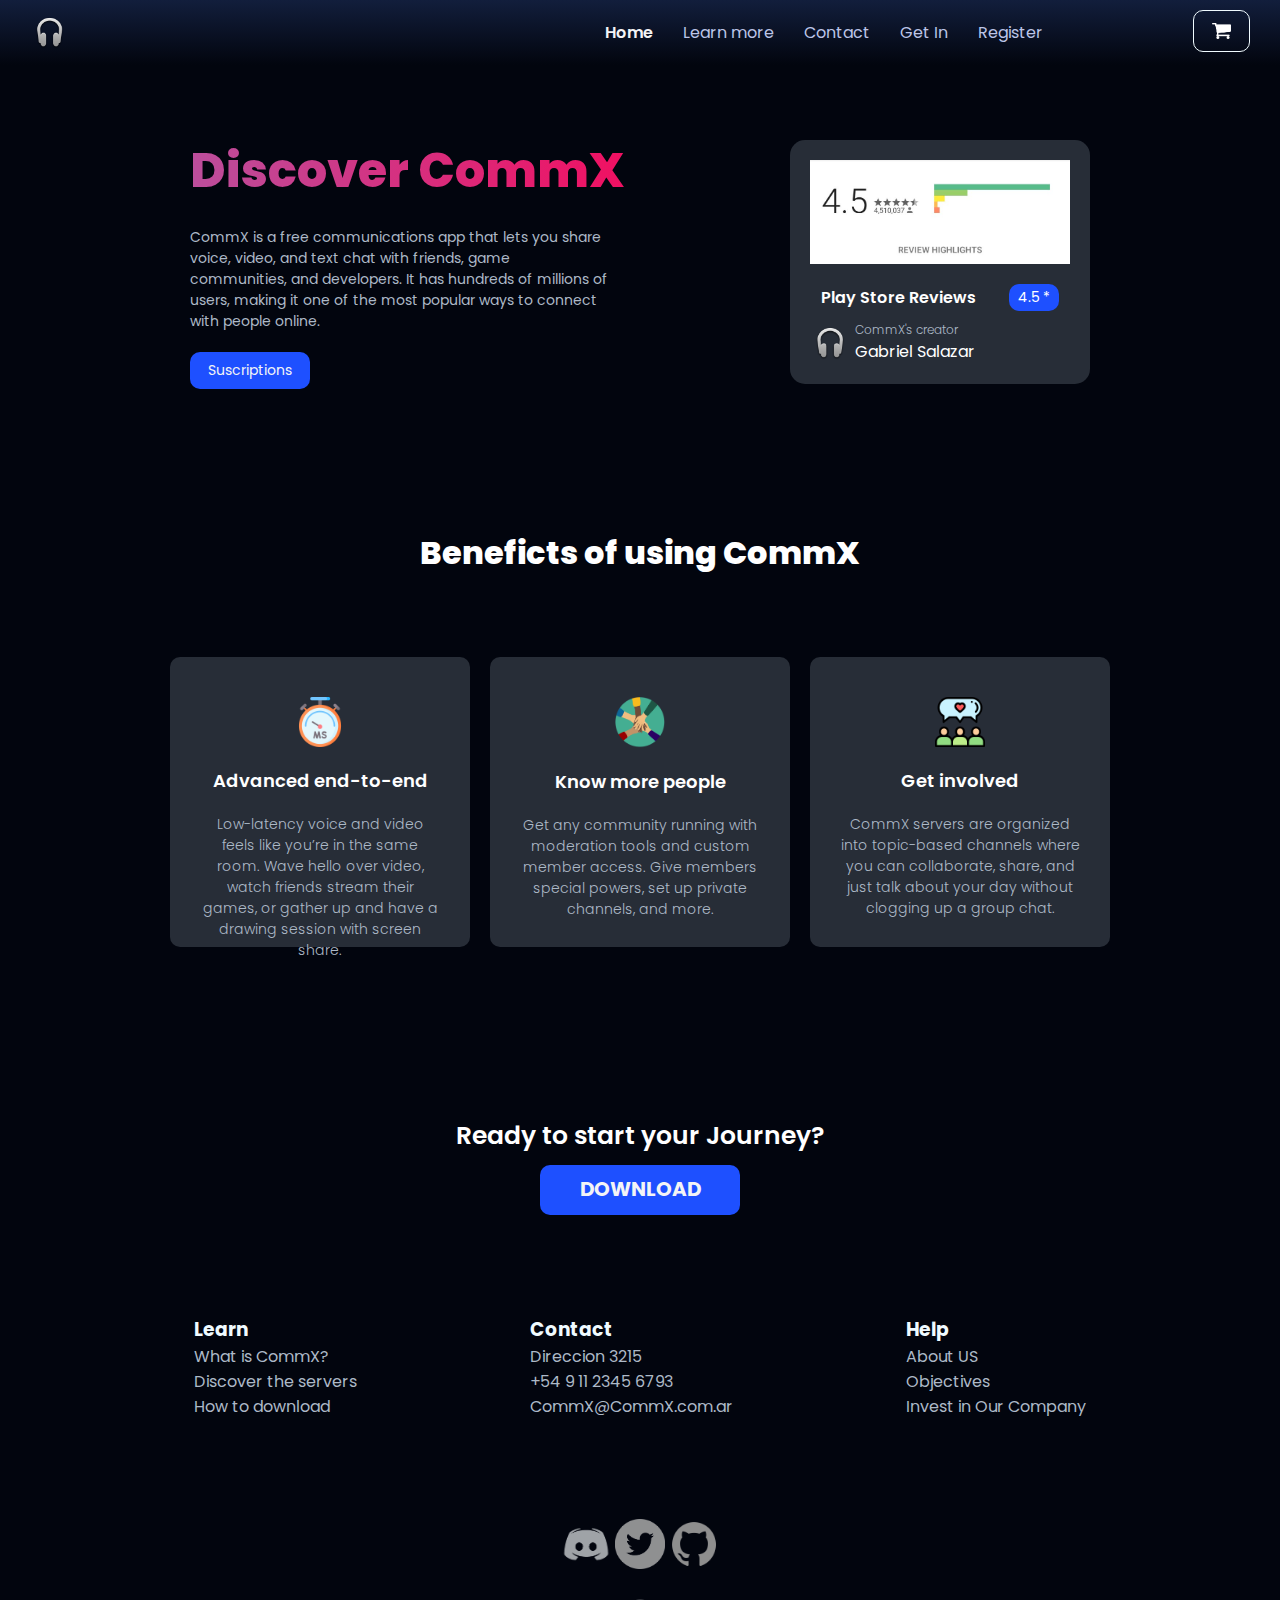
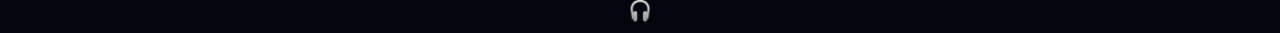
<file: index.html>
<!DOCTYPE html>
<html lang="en">
<head>
    <meta charset="UTF-8">
    <meta http-equiv="X-UA-Compatible" content="IE=edge">
    <meta name="viewport" content="width=device-width, initial-scale=1.0">

    <title>CommX</title>
    <link rel="stylesheet" href="style23.css">
    <link rel="stylesheet" href="mediaqueries.css">
    <link rel="stylesheet" href="animaciones.css">

</head>
<body>
    

    <main>
        <!--hero -->
        <section id="hero"> 
            <div class="hero-info">
                <h1>Discover CommX</h1>
                <p>CommX is a free communications app that lets you share voice, video, and text chat with friends, game communities, and developers. It has hundreds of millions of users, making it one of the most popular ways to connect with people online. 

                </p>
                
                <a class="hero-info-cc" href="##">Suscriptions </a>
                

            </div>
            
            <div class="hero-card">
                <img src="./assets/img/ratings.jpg" alt="BTC DE EJEMPLO">
                <div class="hero-card-info">
                    <div class="hero-card-top">
                        <h3>Play Store Reviews</h3>
                        <span>4.5 * </span>
                    </div>
                    <div class="hero-card-bottom">
                        <div class="hero-card-creator">
                            <img src="./assets/img/newesticon.png" alt="imagen de gato">
                            <div class="creator-info">
                                <p>CommX's creator</p>
                                <p>Gabriel Salazar</p>
                            </div>
                        </div>

                    </div>
                </div>
            
            </div>
        </section>
        <header>
            <img src="./assets/img/newesticon.png" alt="btc-logo" class="logo">
            <nav class="navbar">
                <label for="menu-toggle" class="menu-label">
                    <img src="./assets/img/menu.png" alt="menu-icon" class="menu-icon-size">
                </label>
                <input type="checkbox" id="menu-toggle">
                <ul class="navbar-list">
                    <li> <a href="#hero">Home</a></li>
                    <li> <a href="#info">Learn more</a></li>
                    <li> <a href="#iconos">Contact</a></li>
                    <li> <a href="./login.html">Get In</a></li>
                    <li> <a href="./register.html">Register</a></li>


    
    
                </ul>


                
                <label for="cart-toggle" class="cart-label">
                    <img src="./assets/img/cart-shop.png" alt="carrito de compras" class="cart-icon"/>
                </label>
                <input type="checkbox" id="cart-toggle">
            
            <!-- cart -->
            <div class="cart">
                <h2>Your Cart</h2>
                <div class="cart-item">
                    <img src="./assets/img/newesticon.png" alt="imagen de compra">
                    
                    <div class="item-info">
                        <h3 class="item-title">CommX Plus</h3>
                        <p class="item-bid">Current Bid</p>
                        <span class="item-price">3 USD</span>
                    </div>
                    <div class="item-handler">
                        <span class="quantity-handler down"> - </span>
                        <span class="item-quantity"> 1 </span>
                        <span class="quantity-handler up"> +</span>
                    </div>

                </div>
                <div class="cart-item">
                    <img src="./assets/img/newesticon.png" alt="imagen de compra">
                    
                    <div class="item-info">
                        <h3 class="item-title">CommX Plus</h3>
                        <p class="item-bid">Current Bid</p>
                        <span class="item-price">3 USD</span>
                    </div>
                    <div class="item-handler">
                        <span class="quantity-handler down"> - </span>
                        <span class="item-quantity"> 1 </span>
                        <span class="quantity-handler up"> +</span>
                    </div>

                </div>
                <div class="cart-item">
                    <img src="./assets/img/newesticon.png" alt="imagen de compra">
                    
                    <div class="item-info">
                        <h3 class="item-title">CommX Plus</h3>
                        <p class="item-bid">Current Bid</p>
                        <span class="item-price">3 USD</span>
                    </div>
                    <div class="item-handler">
                        <span class="quantity-handler down"> - </span>
                        <span class="item-quantity"> 1 </span>
                        <span class="quantity-handler up"> +</span>
                    </div>

                </div>

                <div class="cart-item">
                    <img src="./assets/img/newesticon.png" alt="imagen de compra">
                    
                    <div class="item-info">
                        <h3 class="item-title">CommX Plus</h3>
                        <p class="item-bid">Current Bid</p>
                        <span class="item-price">3 USD</span>
                    </div>
                    <div class="item-handler">
                        <span class="quantity-handler down"> - </span>
                        <span class="item-quantity"> 1 </span>
                        <span class="quantity-handler up"> +</span>
                    </div>

                </div>

                <span class="divider"></span>
                <div class="cart-total">
                    <p>Total:</p>
                    <span>12 USD</span>
                </div>
<button class="btn-add">Buy</button>

<!-- fin del carrito  -->



            </div>
        </header>
        

        <section id="info">
            <h2> Beneficts of using CommX </h2>
            <div class="info-cards-container">
                <div class="info-card">
                    <img src="./assets/img/lowms.png" alt="icono random1">
                    <h3>Advanced end-to-end </h3>
                    <p>Low-latency voice and video feels like you’re in the same room. Wave hello over video, watch friends stream their games, or gather up and have a drawing session with screen share.</p>
                </div>
                <div class="info-card">
                    <img src="./assets/img/community.png" alt="icono random1">
                    <h3>Know more people</h3>
                    <p>Get any community running with moderation tools and custom member access. Give members special powers, set up private channels, and more.</p>
                </div>
                <div class="info-card">
                    <img src="./assets/img/people.png" alt="icono random1">
                    <h3>Get involved</h3>
                    <p>CommX servers are organized into topic-based channels where you can collaborate, share, and just talk about your day without clogging up a group chat.</p>
                </div>

            </div>
        </section>
        <section class="download"> Ready to start your Journey? </section>
        <a class="buttond" href="##"> DOWNLOAD </a>
        


        
        
        <section class="contact">



            <div class="contact-info"> <h3>Learn</h3>
                <div class="contact-info-data"> <a href="#">What is CommX?</a></div>
                <div class="contact-info-data"> <a href="#">Discover the servers</a></div>
                <div class="contact-info-data"> <a href="#">How to download</a></div>

            </div>
            <div class="contact-info"> <h3>Contact</h3> 
                <div class="contact-info-data"> Direccion 3215</div>
                <div class="contact-info-data"> +54 9 11 2345 6793</div>
                <div class="contact-info-data"> CommX@CommX.com.ar</div>
            </div>
            <div class="contact-info"> <h3>Help</h3>
                <div class="contact-info-data"> <a href="#">About US</a></div>
                <div class="contact-info-data"> <a href="#">Objectives</a></div>
                <div class="contact-info-data"> <a href="#">Invest in Our Company</a></div>
            </div>

            
        </section>
        <section id="iconos">
            <section class="socials">
                <div>
                    <img src="./assets/img/discord.png" alt="ds">
                    <img src="./assets/img/twitter.png" alt="tw">
                    <img src="./assets/img/github.png" alt="gt">
                </div>
    
            </section>

        </section>

        <footer class="footerimg">
            <div><img src="./assets/img/newesticon.png" alt="asd"></div>
        </footer>

    
    
    
    </main>

    

    
</body>
</html>
</file>
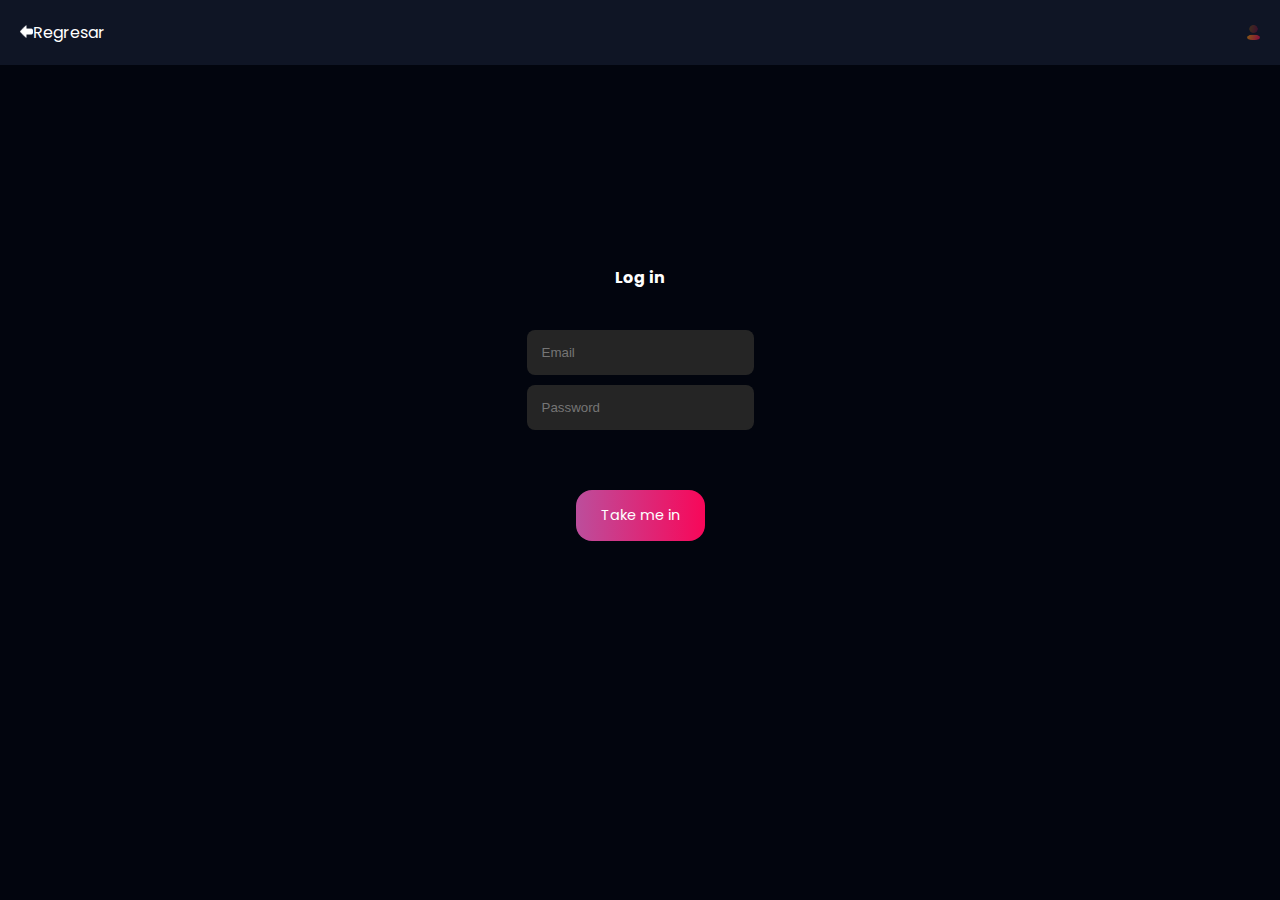
<file: login.html>
<!DOCTYPE html>
<html lang="en">
	<head>
		<meta charset="UTF-8" />
		<meta http-equiv="X-UA-Compatible" content="IE=edge" />
		<meta name="viewport" content="width=device-width, initial-scale=1.0" />
		<title>Login</title>
		<link rel="stylesheet" href="style.css" />
		<link rel="stylesheet" href="login.css" />
	</head>

	<body>
		<header>
			<nav class="navbar">
				<a href="./index.html">
					<img src="./assets/img/leftarrow.png" alt="logo" class="navbar__logo" />Regresar
				</a> 
				<img src="./assets/img/profile.png" alt="profile" />
			</nav>
		</header>
		<main>
			<form class="form__container">
				<h1 class="form__title">Log in </h1>
				<input type="email" placeholder="Email" class="form__input" />
				<input type="password" placeholder="Password" class="form__input" />
				<a href="./index.html" class="btn btn--submit">Take me in</a>
			</form>
		</main>

	</body>
</html>
</file>
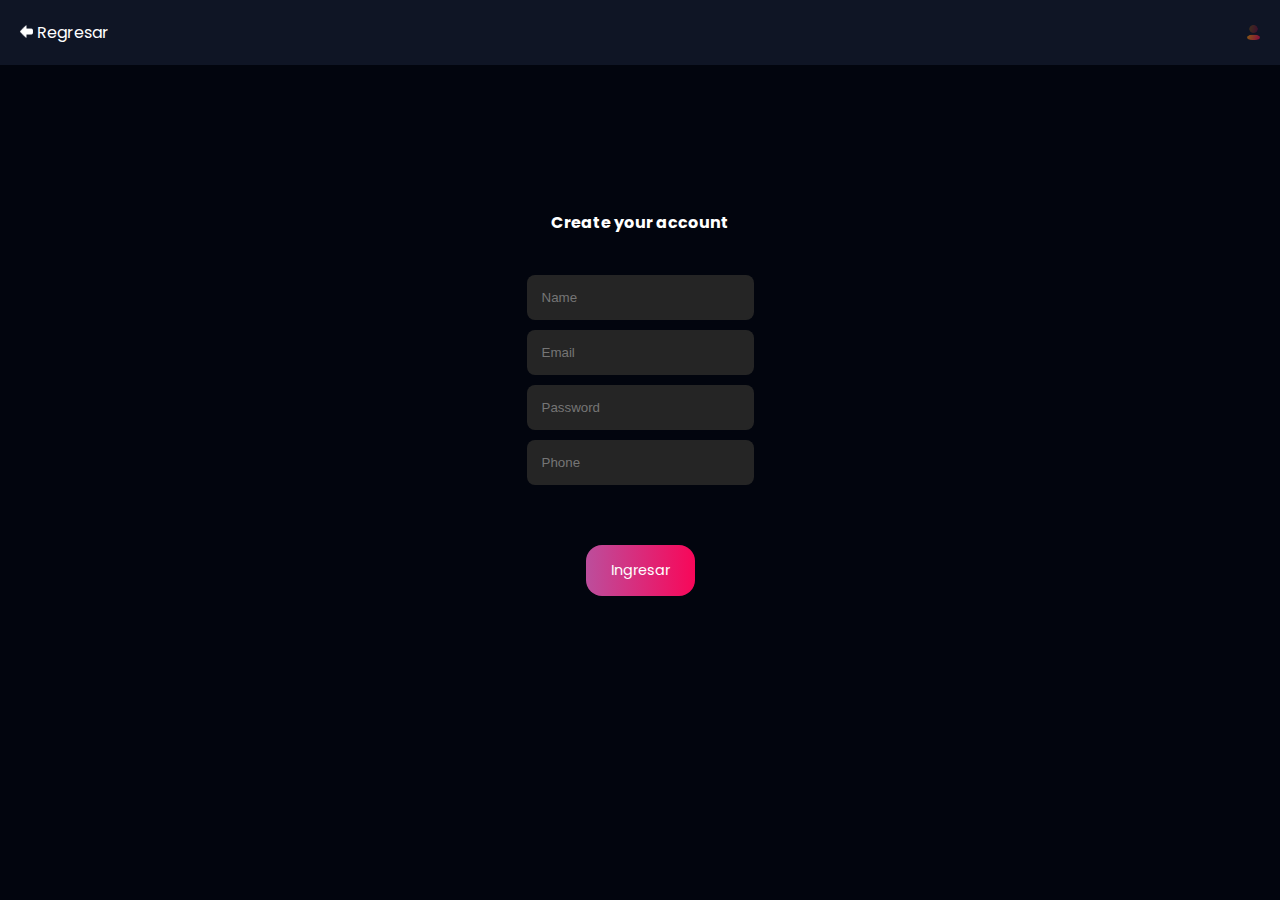
<file: register.html>
<!DOCTYPE html>
<html lang="en">
	<head>
		<meta charset="UTF-8" />
		<meta http-equiv="X-UA-Compatible" content="IE=edge" />
		<meta name="viewport" content="width=device-width, initial-scale=1.0" />
		<title>Login</title>
		<link rel="stylesheet" href="style.css" />
		<link rel="stylesheet" href="login.css" />
	</head>

	<body>
		<header>
			<nav class="navbar">
				<a href="./index.html">
					<img src="./assets/img/leftarrow.png" alt="logo" class="navbar__logo" />
                    Regresar
				</a>
				<img src="./assets/img/profile.png" alt="profile" />
			</nav>
		</header>
		<main class="main">
			<form class="form__container">
				<h1 class="form__title">Create your account</h1>
				<!-- Nombre -->
				<input type="text" placeholder="Name" class="form__input" />
				<!-- Email -->
				<input type="email" placeholder="Email" class="form__input" />
				<!-- Password -->
				<input type="password" placeholder="Password" class="form__input" />
				<!-- Phone-->
				<input type="text" placeholder="Phone" class="form__input" />
				<a href="./index.html" class="btn btn--submit">Ingresar</a>
			</form>
		</main>

	</body>
</html>
</file>
<file: style23.css>
@import url('https://fonts.googleapis.com/css2?family=Poppins&display=swap');






:root{
    --background: #02050e;
    --primary: #1e50ff;
    --secondary: #272d37;
    --btn-bg: #050d26;
    --bg-azul-10: #e9eeff;
    --bg-white: #fff;
    --bg-electric: #f0fbff;
    --nav-bg: #0f1525;
    
    --text-gray: #adb9c7;
    --text-white: #f3f4f6;

    --fire: #ff6d00;
    --electric: #64d3ff;
}

* {
    margin: 0;
    padding: 0;
    box-sizing: border-box;
    font-family: "Poppins", sans-serif;
    text-decoration: none;
    list-style-type: none;
}
header{
    background: linear-gradient(to bottom, #121e3c,var(--background));
    width: 100%;
    display: flex;
    justify-content: space-between;
    align-items: center;
    height: 65px;
    padding: 0px 30px 0px 30px;
    position: fixed;
    top: 0;
    

}

.logo{
    height: 60%;
}

.navbar,
.navbar-list{
    display: flex;
    align-items: center;
    justify-content: center;

}

.navbar{
    gap: 150px;
}


.navbar-list{
    gap: 30px;
}

.navbar-list a{
    color: #bcc5e7;
    font-size: 16px;

}

.navbar-list li:first-child>a {
    color: var(--text-white);
    font-weight: 600;
}
.cart-icon{
    border: 1px solid var(--bg-electric);
    padding: 12px 18px;
    margin-top: 3px;
    border-radius: 10px;
    height: 42px;
    font-weight: 600;
    cursor: pointer;

}

.cart{
    position: absolute;
    top: 65px; /* pq el header ocupaba 65px de alto*/
    right: 0;
    padding: 50px 30px;
    background: linear-gradient(to top, #121e3c , var(--background));
    border-left: 1px solid var(--nav-bg);
    display: flex;
    flex-direction: column;
    gap: 30px;
    height: calc(100vh - 65px);
    z-index: 2;
    overflow-y: scroll;
    display: none;

    


}
.cart::-webkit-scrollbar{
    display: none;
}
.cart h2{
    color: var(--text-white);
    font-weight: 600;
    font-size: 20px;
}

.cart-item{
    display: flex;
    align-items: center;
    justify-content: center;
    gap: 20px;
    border: 1px solid var(--electric);
    border-radius: 10px;
    padding: 20px;
}

.cart-item img{
    height: 65px;
    width: 65px;

}

.item-title{
    color: var(--text-white);
    font-weight: 600;
    font-size: 14px;
}

.item-bid{
    color: var(--text-gray);
    font-size: 12px;
    font-weight: 300;

}

.item-price{
    background: linear-gradient(to right, #30cfd0, #c43da6);
    background-clip:text;
    color: transparent;
    -webkit-background-clip: text;
    font-size: 16px;
    font-weight: 800;
}

.item-handler{
    display: flex;
    align-items: center;
    justify-content: center;
    gap: 20px;
}

.quantity-handler{
    display: flex;
    justify-content: center;
    align-items: center;
    padding: 2px 8px;
    border-radius: 5px;
    color: var(--text-white);
    font-weight: 400;
}
.up{
    border: 1px solid var(--electric);

}

.down{
    background-color: var(--secondary);
    border: 1px solid var(--electric);

}

.item-quantity{
    color: var(--text-gray);

}

.divider{
    margin-top: 20px;
    border: 0.5px solid var(--electric);
}

.cart-total{
    display: flex;
    justify-content: space-between;
    align-items: baseline;
}

.cart-total p{
    color: var(--text-white);
    font-weight: 700;
}

.cart-total span{
    color: var(--text-white);
    font-weight: 400;
    font-size: 18px;

}

/* Ocultar/Mostrar el carrito */

#cart-toggle, #menu-toggle,.menu-label{
    display: none;
}

#cart-toggle:checked + .cart{
    display: flex;
}






/*main*/
 
main{
    background: var(--background);
    display: flex;
    flex-direction: column;
    align-items: center;
    justify-content: center;
    color: white;
    width: 100%;
    
}

/*hero*/
#hero{
    margin-top: 65px;
    padding: 70px 0px;
    max-width: 1200px;
    display: flex;
    justify-content: center;
    align-items: center;


}

.hero-info{
    display: flex;
    flex-direction: column;
    gap: 20px;
    width: 50%;
}


.hero-info h1{
    font-size: 48px;
    width: 80%;
    min-width: 500px;
    font-weight: 800;
    background: linear-gradient(to right, #bc4e9c, #f80759);
    color: transparent;
    background-clip: text;
    -webkit-background-clip: text;
    

}

.hero-info p{
    font-size: 14px;
    width: 70%;
    color:var(--text-gray)
}
.hero-info p > span {
    font-weight: 800;
}

.hero-info a{
    color: var(--text-white);
    background-color: var(--primary);
    width: 120px;
    padding: 8px 0px;
    border-radius: 10px;
    font-size: 14px;
    text-align: center;
}
            /*comentario *//*comentario *//*comentario *//*comentario *//*comentario */

    
    

    


.hero-card{
    width: 300px;
    background:var(--secondary);
    padding: 20px;
    border-radius: 15px;
    display: flex;
    flex-direction: column;
    justify-content: center;
    gap: 20px;
}

.hero-card-info{
    display: flex;
    flex-direction: column;
    gap: 10px;
}
.hero-card-top{
    display: flex;
    align-items: center;
    justify-content: space-around;
    gap: 10px;


}

.hero-card-top h3{
    font-weight: 600;
    font-size: 16px;
    white-space: nowrap;
    overflow: hidden;
    text-overflow: ellipsis;
}

.hero-card-top span{
    background-color: var(--primary);
    text-align: center;
    width: 50px;
    padding: 3px 0px;
    font-size: 14px;
    border-radius: 10px;
}

.hero-card-bottom{
    display: flex;
    justify-content: space-between;
}

.hero-card-creator {
    display: flex;
    align-items: center;
    gap: 5px;
}

.hero-card-creator img{
    height: 40px;
    width: 40px;
    border-radius: 1em;
}

.creator-info p:first-child,
.hero-card-price p{
    color: var(--text-gray);
    font-size: 12px;
    font-weight: 300;
}



/*Info cards*/

#info{
    padding: 70px 0px;
    max-width: 1200px;
    display: flex;
    justify-content: center;
    align-items: center;
    flex-direction: column;
    gap: 80px;

}

#info h2{
    font-size: 32px;
    font-weight: 800;
}

.info-cards-container{
    display: flex;
    justify-content: space-around;
    align-items: flex-start;
    flex-wrap: wrap;
    gap: 20px;

}

.info-card{
    width: 300px;
    height: 290px;
    padding: 40px 30px;
    display: flex;
    flex-direction: column;
    align-items: center;
    text-align: center;
    background: var(--secondary);
    border-radius: 10px;
    gap: 20px;

}

.info-card img{
    width: 50px;
}

.info-card h3{
    font-weight: 600;
    font-size: 18px;
}


.info-card p{
    font-size: 14px;
    font-weight: 300;
    color: var(--text-gray);
}

.contact{
    /* border: 5px solid rgb(49, 9, 134); */
    display: flex;
    gap: 5px;
    padding: 50px;
    margin: 50px;
    width: 992px;
    height: auto;
    align-items: center;
    justify-content:space-between;



}

.contact-info{
    /* border: 5px solid rgb(40, 119, 184); */
    color: var(--bg-electric);
    font-size: 16px;


}
.contact-info-data{
    color: var(--text-gray);
    
}

.contact-info-data a{
    color: var(--text-gray);
    
}
.contact-info img{
    width: 60%;
}

.contact-info-data img{
    width: 40px;

    

}
.socials img{
    width: 50px;
    cursor: pointer;
    
}

.footerimg img{
    width: 30px;
    padding-top: 20px;

}

.download{
    font-size: 25px;
    font-weight: 600;
    padding-top: 100px;
    padding-bottom: 10px;
    
}

.buttond{
    color: var(--text-white);
    background-color: var(--primary);
    width: 200px;
    height: 50px;
    padding: 9px 0px;
    border-radius: 10px;
    font-size: 20px;
    font-weight: 700;
    text-align: center;
}

.regin-type{
    font-size: 25px;
    font-weight: 600;
    padding-top: 100px;
    padding-bottom: 10px;




}


.menu-icon-size{
    width: 15px;
}
</file>
<file: mediaqueries.css>
@media (max-width:992px){
    .menu-icon-size{
        width: 30px;
    }

    .navbar{
        gap: 10px;
    }
    .navbar-list{
        position: absolute;
        top: 65px;
        left: 5%;
        right: 5%;
        width: 90%;
        flex-direction: column;
        background: var(--nav-bg);
        border: 2px solid var(--electric);
        border-top: 0px;
        border-radius: 0px 0px 15px 15px;
        align-items: flex-start;
        padding: 45px 30px;
        gap: 25px;
        z-index: 2;
        display: none;

    }
    .navbar-list a{
        font-size: 18px;

    }

    .menu-label{
        display: flex;
        cursor: pointer;
        order: 2;

    }
    .cart-icon{
        border: 0px solid;
        height: 40px;
    }

    #menu-toggle:checked + .navbar-list{
        display: flex;
    }
    .hero-info{
        width: 100%;
        text-align: center;
        justify-content: center;
        align-items: center;
        gap: 30px;
    }
    .hero-info h1{
        width: 90%;
        max-width: 500px;
        min-width: unset;

    }

    .hero-info p{
        width: 60%;
        max-width: 600px;
    }
    .hero-card{
        display: none;
    }
    #info h2{
        text-align:center;
        width: 80%;

    }
    .info-card-container{
        max-width: 80%;

    }
    #discover{
        display: flex;
        flex-direction: column;
        justify-content: center;
        align-items: center;
        text-align: center;
    }
    .discover-info{
        flex-direction: column;
        align-items: center;
    }

    .contact{
        /* border: 5px solid rgb(49, 9, 134); */
        display: flex;
        flex-direction: column;
        justify-content: center;
        align-items: center;
        text-align: center;
        gap: 10px;
        width: auto;
        



    
    
    
    }
    


}


@media (max-width:576px){
    .cart{
        left: 0;
        width: 100%;
        border: none;
    }
    .cart-item{
        flex-wrap: wrap;
    }
    .hero-info p{
        width: 70%;
        font-size:20px;
        max-width: unset;

    }
    .info-card{
        width: 80%;
        height: 350px;
        justify-content: center;
    }
    .info-card p{
        width: 90%;
        font-size: 16px;
    }
    .contact-info{
        font-size: 18px;
    }
    .hero-info a{
        font-size: 18px;
    }
}
</file>
<file: animaciones.css>
html {
    scroll-behavior: smooth;
    scroll-padding-top: 65px;
}
</file>
<file: style.css>
@import url("https://fonts.googleapis.com/css2?family=Montserrat:wght@300;400;600;700;800;900&family=Poppins:wght@300;400;500;600;700;800&display=swap");

* {
  margin: 0;
  padding: 0;
  box-sizing: border-box;
  list-style: none;
  text-decoration: none;
}

body {
  font-family: "Poppins", sans-serif;
  background: #02050e;
  color: white;
}

.navbar {
  display: flex;
  justify-content: space-between;
  align-items: center;
  padding: 20px;
  background: #0f1525;
  z-index: 1;
}

.navbar__logo {
  width: 40px;
}

.main {
  max-width: 1200px;
  height: 75vh;
  margin: 0 auto;
}

.content {
  display: flex;
  justify-content: center;
  align-items: center;
  align-content: space-around;
  gap: 50px;
}

.content__text__title {
  font-size: 3rem;
  font-weight: 600;
}

.content__text {
  display: flex;
  flex-direction: column;
  align-items: center;
}

.content__text__btns {
  display: flex;
  gap: 30px;
  padding-top: 30px;
}

.btn {
  padding: 10px 25px;
  border-radius: 1rem;
  background-color: #252525;
}

.btn--login {
  background-color: #242424;
}

.btn__span {
  background: linear-gradient(90deg, #ffa100, #ff005c);
  background-clip: text;
  color: transparent;
  -webkit-background-clip: text;
  font-weight: 600;
  text-transform: uppercase;
}

.btn--register {
  background: linear-gradient(90deg, #ffa100, #ff005c);
  color: white;
  font-weight: 600;
  text-transform: uppercase;
}
</file>
<file: login.css>
.form__container {
    display: flex;
    flex-direction: column;
    justify-content: center;
    align-items: center;
    gap: 10px;
    height: 75vh;
  }
  
  .form__title {
    font-size: 16px;
    margin-bottom: 30px;
  }
  
  .form__input {
    padding: 15px 35px 15px 15px;
    border-radius: 8px;
    background-color: #252525;
    color: #fff;
    outline: none;
    border: none;
  }
  /* .form__submit__btn */
  .btn--submit {
    margin-top: 50px;
    font-size: 0.9rem;
    background: linear-gradient(to right, #bc4e9c, #f80759);
    color: white;
    transition: all 0.3s ease;
    padding: 15px 25px;
    border-radius: 1rem;
    cursor: pointer;
  }

  .navbar img{
    width: 13px;
    
  }
  .navbar a{
    font-size: 16px;
    color: white;
    
  }
</file>
